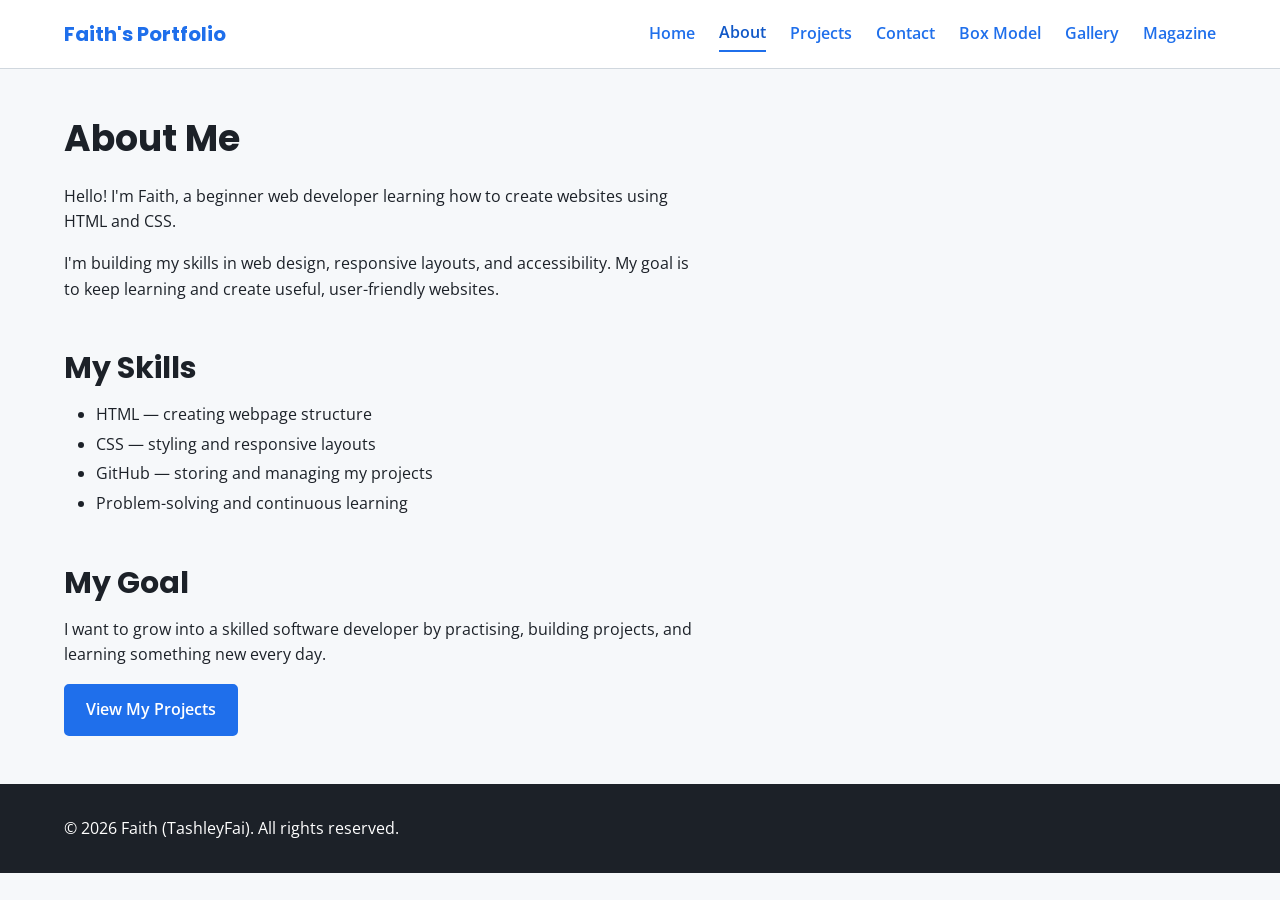
<file: about.html>
<!DOCTYPE html>
<html lang="en">
<head>
    <meta charset="UTF-8">
    <meta name="viewport" content="width=device-width, initial-scale=1.0">
    <title>About Me | Faith's Portfolio</title>
    <link rel="stylesheet" href="styles.css">
</head>

<body>

    <header class="site-header">

        <a href="index.html" class="site-logo">Faith's Portfolio</a>

        <button class="menu-icon"
                type="button"
                aria-label="Toggle navigation"
                aria-expanded="false"
                aria-controls="main-navigation">
            <span></span>
            <span></span>
            <span></span>
        </button>

        <nav class="site-nav" id="main-navigation" aria-label="Main navigation">
            <a href="index.html">Home</a>
            <a href="about.html" aria-current="page">About</a>
            <a href="projects.html">Projects</a>
            <a href="contact.html">Contact</a>
            <a href="box-model-practice.html">Box Model</a>
            <a href="grid-gallery.html">Gallery</a>
            <a href="magazine-layout.html">Magazine</a>
        </nav>

    </header>

    <main class="container">

        <section>
            <h1>About Me</h1>

            <p>
                Hello! I'm Faith, a beginner web developer learning how to
                create websites using HTML and CSS.
            </p>

            <p>
                I'm building my skills in web design, responsive layouts,
                and accessibility. My goal is to keep learning and create
                useful, user-friendly websites.
            </p>
        </section>

        <section>
            <h2>My Skills</h2>

            <ul>
                <li>HTML — creating webpage structure</li>
                <li>CSS — styling and responsive layouts</li>
                <li>GitHub — storing and managing my projects</li>
                <li>Problem-solving and continuous learning</li>
            </ul>
        </section>

        <section>
            <h2>My Goal</h2>

            <p>
                I want to grow into a skilled software developer by
                practising, building projects, and learning something new every day.
            </p>

            <a class="button" href="projects.html">View My Projects</a>
        </section>

    </main>

    <footer>
        <p>&copy; 2026 Faith (TashleyFai). All rights reserved.</p>
    </footer>

    <script src="script.js"></script>

</body>
</html>
</file>
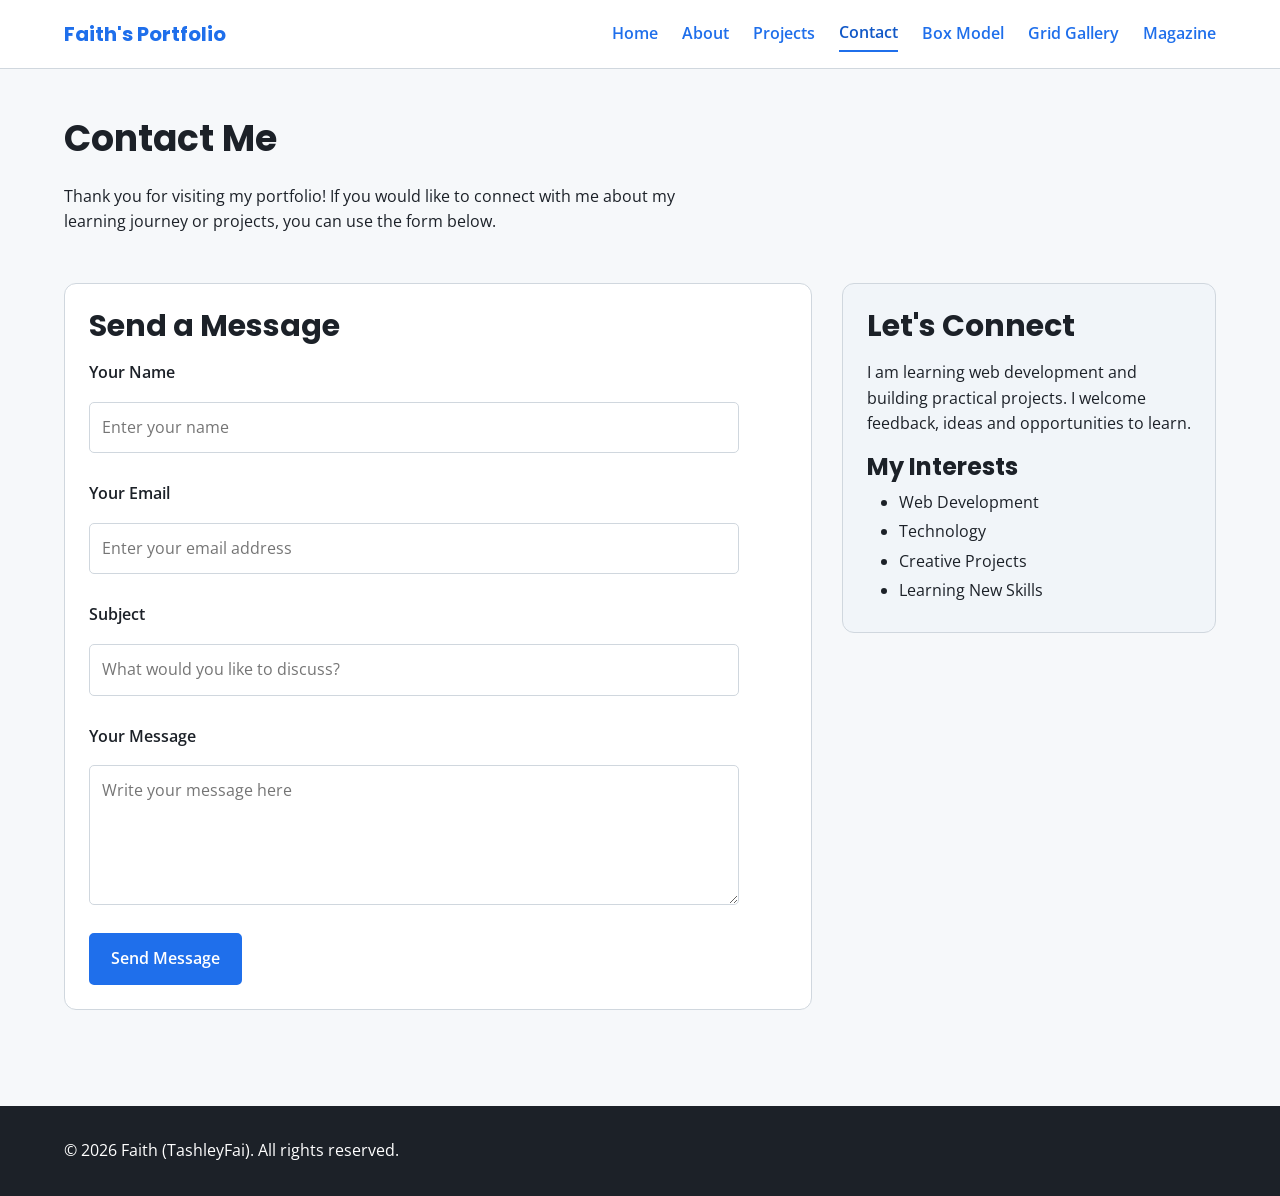
<file: contact.html>
<!DOCTYPE html>
<html lang="en">
<head>
    <meta charset="UTF-8">
    <meta name="viewport" content="width=device-width, initial-scale=1.0">
    <title>Contact Me | Faith's Portfolio</title>
    <link rel="stylesheet" href="styles.css">
</head>

<body>

    <header class="site-header">
        <a href="index.html" class="site-logo">Faith's Portfolio</a>

        <button class="menu-icon" aria-label="Open navigation menu"
            aria-expanded="false" aria-controls="main-navigation">
            <span></span>
            <span></span>
            <span></span>
        </button>

        <nav class="site-nav" id="main-navigation" aria-label="Main navigation">
            <a href="index.html">Home</a>
            <a href="about.html">About</a>
            <a href="projects.html">Projects</a>
            <a href="contact.html" aria-current="page">Contact</a>
            <a href="box-model-practice.html">Box Model</a>
            <a href="grid-gallery.html">Grid Gallery</a>
            <a href="magazine-layout.html">Magazine</a>
        </nav>
    </header>

    <main class="container">

        <section>
            <h1>Contact Me</h1>
            <p>
                Thank you for visiting my portfolio! If you would like to connect
                with me about my learning journey or projects, you can use the form below.
            </p>
        </section>

        <div class="contact-layout">

            <section class="contact-form">
                <h2>Send a Message</h2>

                <form action="https://formsubmit.co/faithkips003@gmail.com" method="POST">

                    <label for="name">Your Name</label>
                    <input type="text" id="name" name="name"
                        placeholder="Enter your name" required>

                    <label for="email">Your Email</label>
                    <input type="email" id="email" name="email"
                        placeholder="Enter your email address" required>

                    <label for="subject">Subject</label>
                    <input type="text" id="subject" name="subject"
                        placeholder="What would you like to discuss?" required>

                    <label for="message">Your Message</label>
                    <textarea id="message" name="message"
                        placeholder="Write your message here" required></textarea>

                    <button type="submit">Send Message</button>

                </form>
            </section>

            <aside class="contact-sidebar">
                <h2>Let's Connect</h2>
                <p>
                    I am learning web development and building practical projects.
                    I welcome feedback, ideas and opportunities to learn.
                </p>

                <h3>My Interests</h3>
                <ul>
                    <li>Web Development</li>
                    <li>Technology</li>
                    <li>Creative Projects</li>
                    <li>Learning New Skills</li>
                </ul>
            </aside>

        </div>

    </main>

    <footer>
        <p>&copy; 2026 Faith (TashleyFai). All rights reserved.</p>
    </footer>

    <script src="script.js"></script>

</body>
</html>
</file>
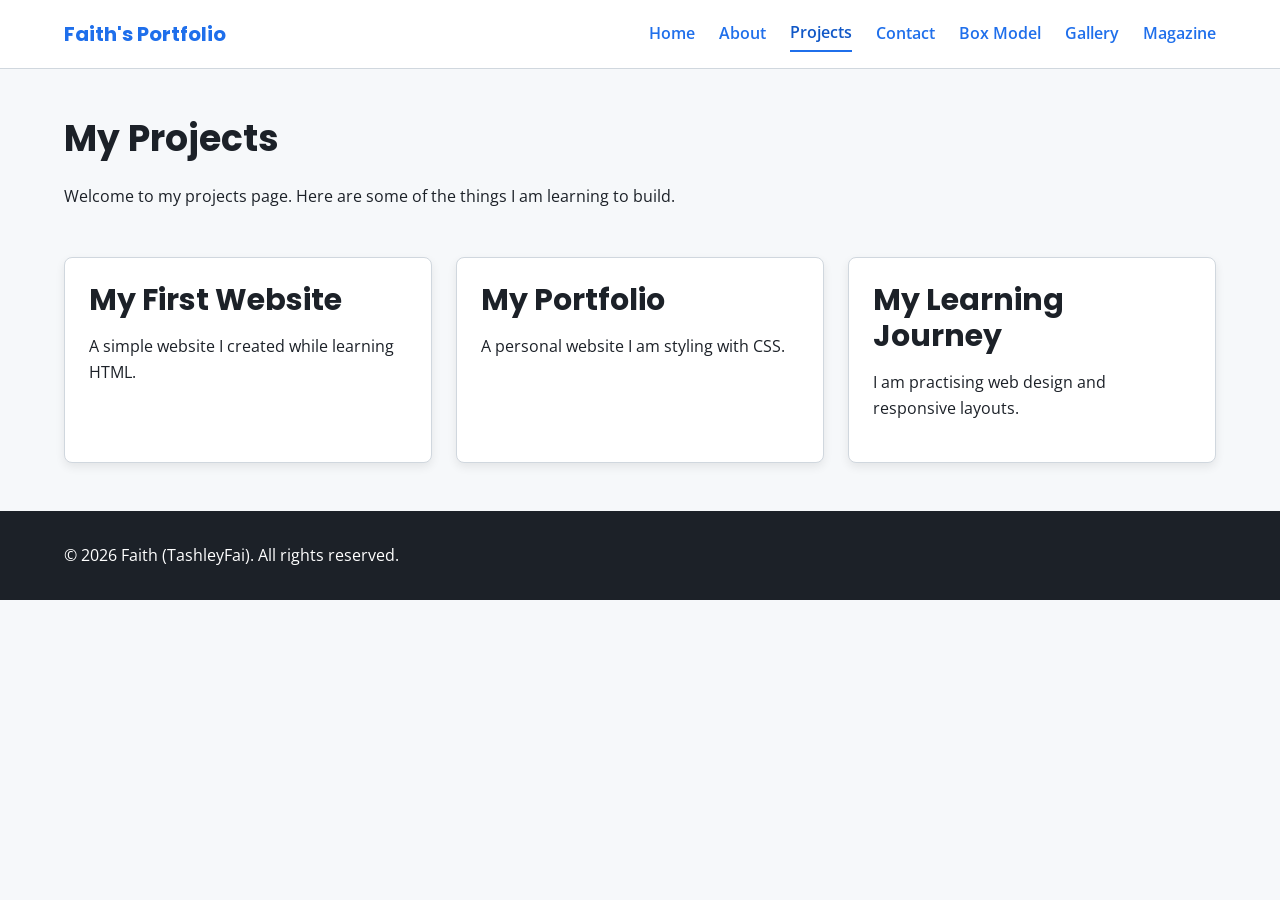
<file: projects.html>
<!DOCTYPE html>
<html lang="en">
<head>
    <meta charset="UTF-8">
    <meta name="viewport" content="width=device-width, initial-scale=1.0">
    <title>My Projects | Faith's Portfolio</title>
    <link rel="stylesheet" href="styles.css">
</head>

<body>

    <header class="site-header">

        <a href="index.html" class="site-logo">Faith's Portfolio</a>

        <button class="menu-icon"
                type="button"
                aria-label="Toggle navigation"
                aria-expanded="false"
                aria-controls="main-navigation">
            <span></span>
            <span></span>
            <span></span>
        </button>

        <nav class="site-nav" id="main-navigation" aria-label="Main navigation">
            <a href="index.html">Home</a>
            <a href="about.html">About</a>
            <a href="projects.html" aria-current="page">Projects</a>
            <a href="contact.html">Contact</a>
            <a href="box-model-practice.html">Box Model</a>
            <a href="grid-gallery.html">Gallery</a>
            <a href="magazine-layout.html">Magazine</a>
        </nav>

    </header>

    <main class="container">

        <section>
            <h1>My Projects</h1>

            <p>
                Welcome to my projects page. Here are some of the things
                I am learning to build.
            </p>
        </section>

        <section class="project-grid">

            <article class="project-card">
                <h2>My First Website</h2>
                <p>A simple website I created while learning HTML.</p>
            </article>

            <article class="project-card">
                <h2>My Portfolio</h2>
                <p>A personal website I am styling with CSS.</p>
            </article>

            <article class="project-card">
                <h2>My Learning Journey</h2>
                <p>I am practising web design and responsive layouts.</p>
            </article>

        </section>

    </main>

    <footer>
        <p>&copy; 2026 Faith (TashleyFai). All rights reserved.</p>
    </footer>

    <script src="script.js"></script>

</body>
</html>
</file>
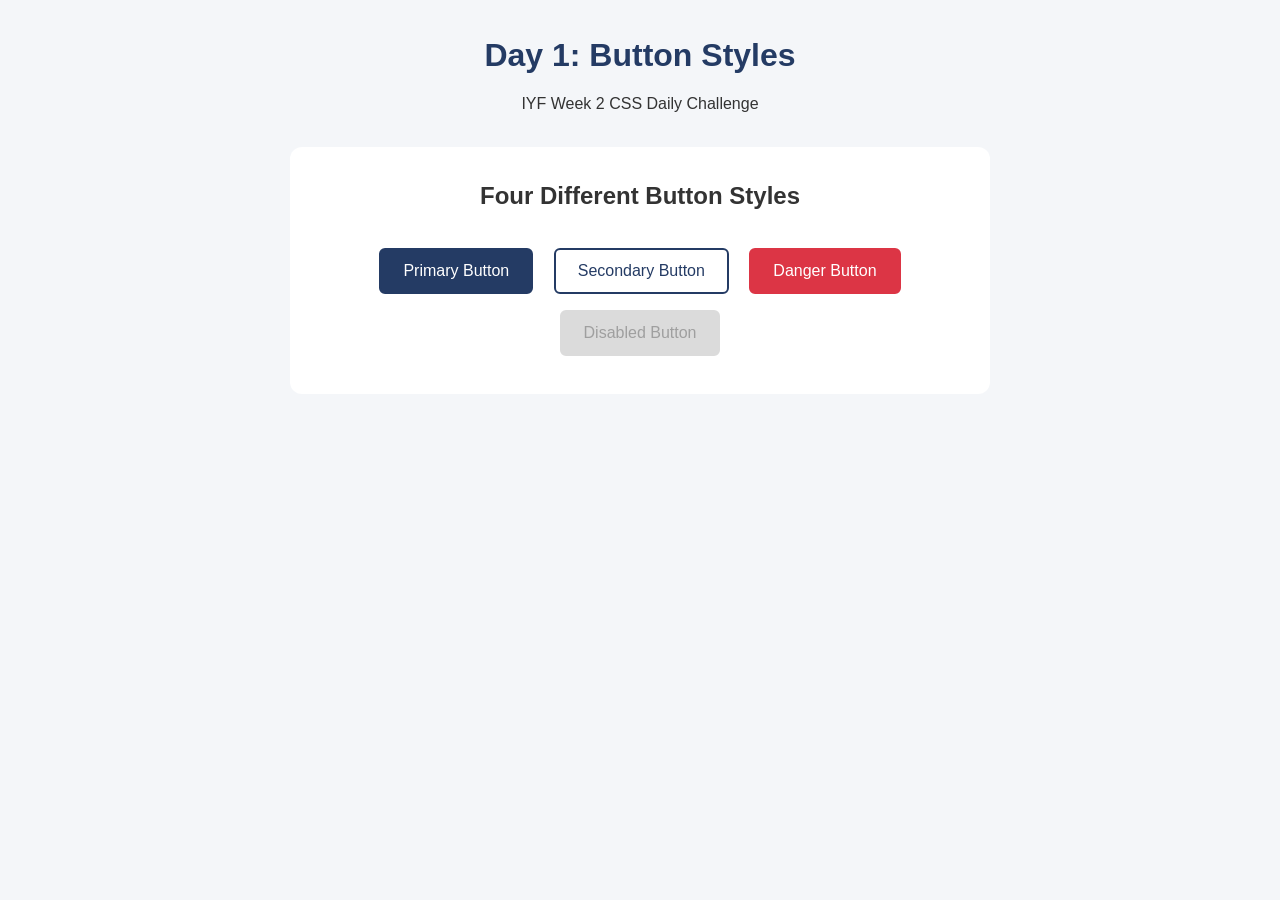
<file: daily-challenges/day-1-buttons.html>
<!DOCTYPE html>
<html lang="en">
<head>
    <meta charset="UTF-8">
    <meta name="viewport" content="width=device-width, initial-scale=1.0">
    <title>Day 1 - Button Styles</title>
    <link rel="stylesheet" href="day-1-buttons.css">
</head>
<body>

    <header>
        <h1>Day 1: Button Styles</h1>
        <p>IYF Week 2 CSS Daily Challenge</p>
    </header>

    <main>
        <h2>Four Different Button Styles</h2>

        <button class="btn btn-primary">Primary Button</button>

        <button class="btn btn-secondary">Secondary Button</button>

        <button class="btn btn-danger">Danger Button</button>

        <button class="btn btn-disabled" disabled>Disabled Button</button>
    </main>

</body>
</html>
</file>
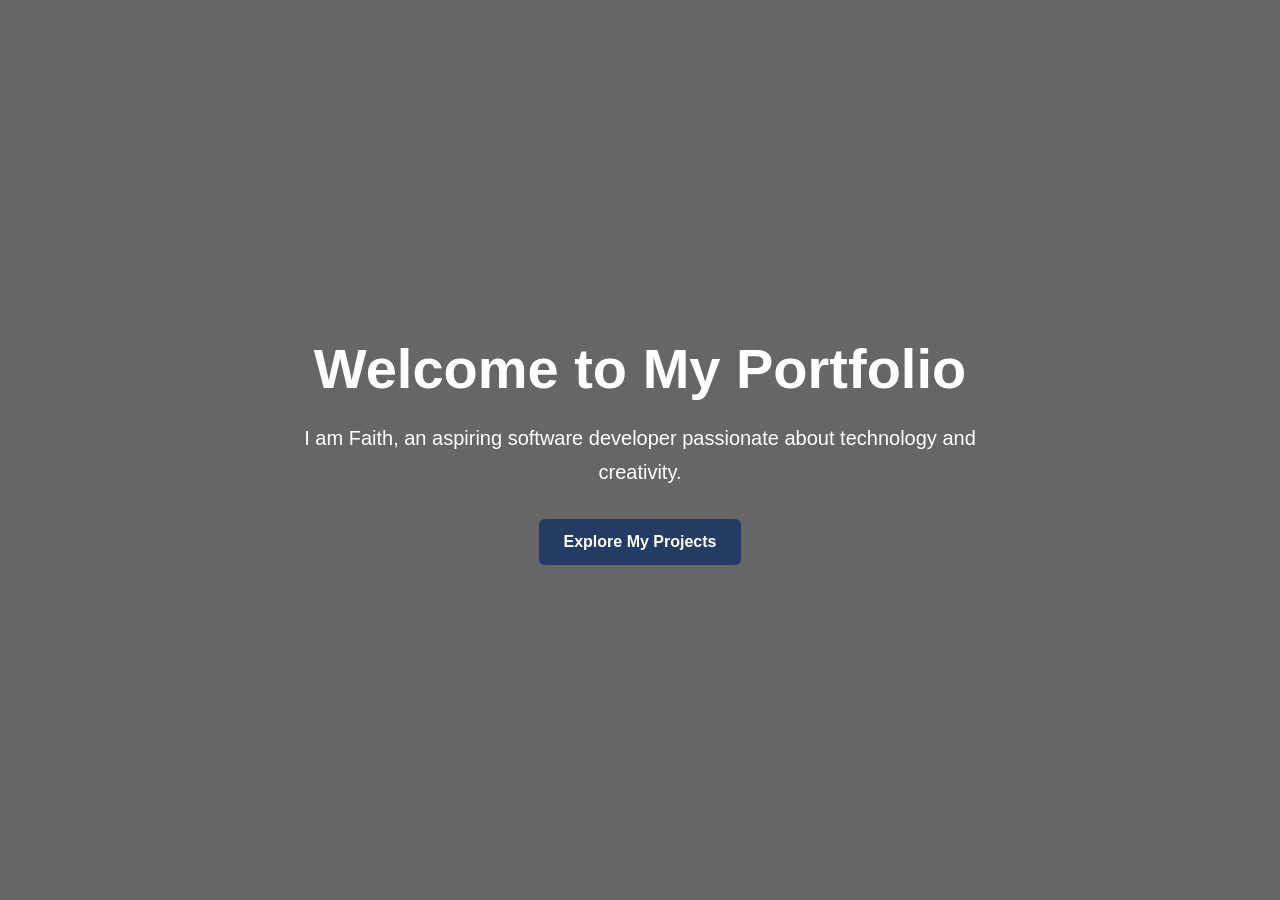
<file: daily-challenges/day-3-hero.html>
<!DOCTYPE html>
<html lang="en">
<head>
    <meta charset="UTF-8">
    <meta name="viewport" content="width=device-width, initial-scale=1.0">
    <title>Day 3 - Hero Section</title>
    <link rel="stylesheet" href="day-3-hero.css">
</head>
<body>

    <main>
        <section class="hero">
            <div class="hero-content">
                <h1>Welcome to My Portfolio</h1>

                <p>
                    I am Faith, an aspiring software developer
                    passionate about technology and creativity.
                </p>

                <a href="https://github.com/TashleyFai" class="hero-button">
                    Explore My Projects
                </a>
            </div>
        </section>
    </main>

</body>
</html>
</file>
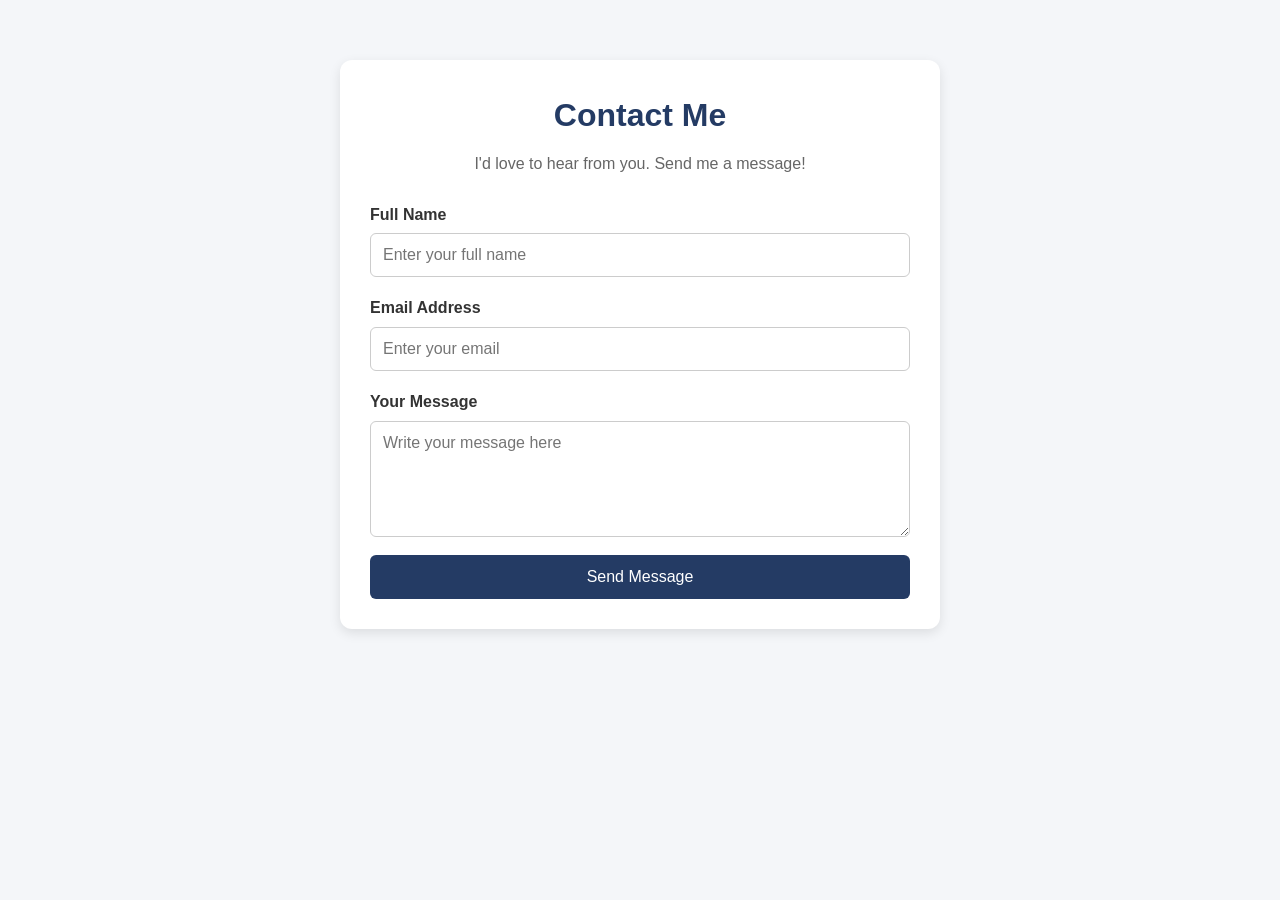
<file: daily-challenges/day-4-form.html>
<!DOCTYPE html>
<html lang="en">
<head>
    <meta charset="UTF-8">
    <meta name="viewport" content="width=device-width, initial-scale=1.0">
    <title>Day 4 - Form Styling</title>
    <link rel="stylesheet" href="day-4-form.css">
</head>
<body>

    <main class="contact-container">
        <h1>Contact Me</h1>
        <p>I'd love to hear from you. Send me a message!</p>

        <form action="#" method="post">

            <label for="name">Full Name</label>
            <input
                type="text"
                id="name"
                name="name"
                placeholder="Enter your full name"
                required
            >

            <label for="email">Email Address</label>
            <input
                type="email"
                id="email"
                name="email"
                placeholder="Enter your email"
                required
            >

            <label for="message">Your Message</label>
            <textarea
                id="message"
                name="message"
                rows="5"
                placeholder="Write your message here"
                required
            ></textarea>

            <button type="submit">Send Message</button>

        </form>
    </main>

</body>
</html>
</file>
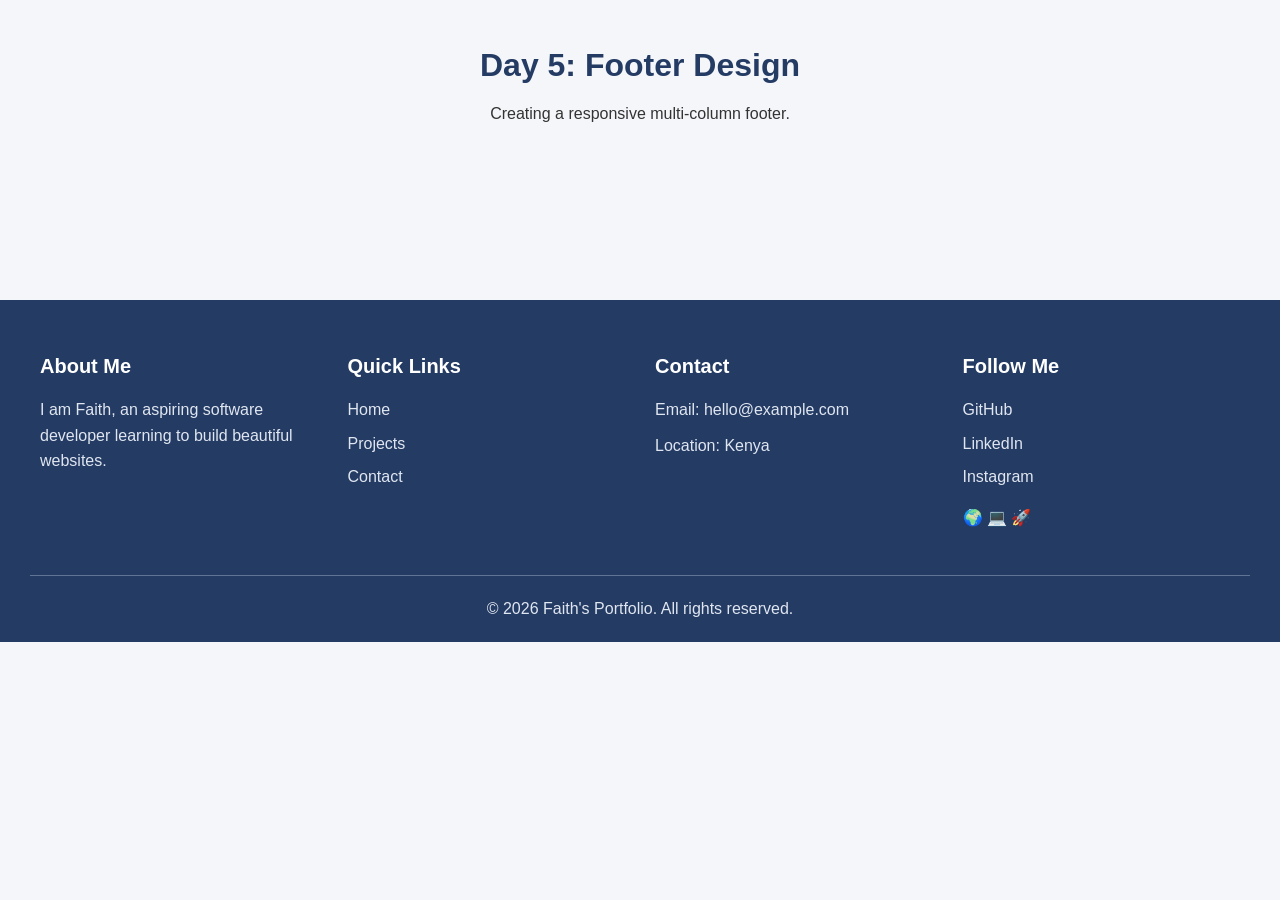
<file: daily-challenges/day-5-footer.html>
<!DOCTYPE html>
<html lang="en">
<head>
    <meta charset="UTF-8">
    <meta name="viewport" content="width=device-width, initial-scale=1.0">
    <title>Day 5 - Footer Design</title>
    <link rel="stylesheet" href="day-5-footer.css">
</head>
<body>

    <main>
        <h1>Day 5: Footer Design</h1>
        <p>Creating a responsive multi-column footer.</p>
    </main>

    <footer class="footer">
        <div class="footer-container">

            <div class="footer-column">
                <h2>About Me</h2>
                <p>
                    I am Faith, an aspiring software developer
                    learning to build beautiful websites.
                </p>
            </div>

            <div class="footer-column">
                <h2>Quick Links</h2>
                <ul>
                    <li><a href="https://github.com/TashleyFai">Home</a></li>
                    <li><a href="https://github.com/TashleyFai">Projects</a></li>
                    <li><a href="https://github.com/TashleyFai">Contact</a></li>
                </ul>
            </div>

            <div class="footer-column">
                <h2>Contact</h2>
                <p>Email: hello@example.com</p>
                <p>Location: Kenya</p>
            </div>

            <div class="footer-column">
                <h2>Follow Me</h2>
                <div class="social-links">
                    <a href="https://github.com/TashleyFai">GitHub</a>
                    <a href="#">LinkedIn</a>
                    <a href="#">Instagram</a>
                </div>
                <p>🌍 💻 🚀</p>
            </div>

        </div>

        <div class="copyright">
            <p>&copy; 2026 Faith's Portfolio. All rights reserved.</p>
        </div>
    </footer>

</body>
</html>
</file>
<file: styles.css>
/* WEEK 2 CSS MASTERY — FAITH'S PORTFOLIO */

/* 1. TYPOGRAPHY, COLORS AND SPACING */
@import url('https://fonts.googleapis.com/css2?family=Open+Sans:wght@400;500;600;700&family=Poppins:wght@400;500;600;700&display=swap');

:root {
    --font-xs: 0.75rem;
    --font-sm: 0.875rem;
    --font-base: 1rem;
    --font-lg: 1.125rem;
    --font-xl: 1.25rem;
    --font-2xl: 1.5rem;
    --font-3xl: 1.875rem;
    --font-4xl: 2.25rem;

    --color-primary: #1f6feb;
    --color-primary-light: #dbeafe;
    --color-primary-dark: #1158c7;
    --color-secondary: #7c3aed;
    --color-background: #f6f8fa;
    --color-surface: #ffffff;
    --color-text: #1c2128;
    --color-muted: #6b7280;
    --color-border: #d0d7de;
    --color-danger: #dc2626;
    --color-success: #15803d;

    --space-xs: 0.25rem;
    --space-sm: 0.5rem;
    --space-md: 1rem;
    --space-lg: 1.5rem;
    --space-xl: 2rem;
    --space-2xl: 3rem;

    --radius-sm: 5px;
    --radius-md: 8px;
    --radius-lg: 12px;

    --shadow-card: 0 4px 10px rgba(0, 0, 0, 0.08);
    --shadow-hover: 0 10px 20px rgba(0, 0, 0, 0.12);
    --transition: 0.3s ease;
}

/* 2. RESET AND BASE STYLES */
* {
    margin: 0;
    padding: 0;
    box-sizing: border-box;
}

html {
    scroll-behavior: smooth;
}

body {
    font-family: 'Open Sans', sans-serif;
    font-size: var(--font-base);
    line-height: 1.6;
    color: var(--color-text);
    background: var(--color-background);
}

img {
    display: block;
    max-width: 100%;
    height: auto;
}

ul,
ol {
    padding-left: var(--space-xl);
}

li {
    margin-bottom: var(--space-xs);
}

/* 3. TYPOGRAPHY */
h1,
h2,
h3,
h4,
h5,
h6 {
    font-family: 'Poppins', sans-serif;
    color: var(--color-text);
    font-weight: 700;
    line-height: 1.2;
}

h1 {
    font-size: var(--font-4xl);
    margin-bottom: var(--space-lg);
}

h2 {
    font-size: var(--font-3xl);
    margin-bottom: var(--space-md);
}

h3 {
    font-size: var(--font-2xl);
    margin-bottom: var(--space-sm);
}

h4 {
    font-size: var(--font-xl);
    margin-bottom: var(--space-sm);
}

h5 {
    font-size: var(--font-lg);
    margin-bottom: var(--space-sm);
}

h6 {
    font-size: var(--font-base);
    margin-bottom: var(--space-sm);
}

p {
    margin-bottom: var(--space-md);
}

small {
    font-size: var(--font-sm);
}

.muted {
    color: var(--color-muted);
}

/* 4. LINKS */
a {
    color: var(--color-primary);
    text-decoration: none;
    transition: color var(--transition);
}

a:hover {
    color: var(--color-primary-dark);
    text-decoration: underline;
}

/* 5. NAVIGATION */
nav {
    display: flex;
    justify-content: space-between;
    align-items: center;
    flex-wrap: wrap;
    gap: var(--space-md);
    padding: var(--space-md) 5%;
    background: var(--color-surface);
    border-bottom: 1px solid var(--color-border);
}

nav h3 {
    margin-bottom: 0;
    color: var(--color-primary);
}

nav ul {
    display: flex;
    justify-content: flex-end;
    align-items: center;
    flex-wrap: wrap;
    gap: var(--space-lg);
    list-style: none;
    padding: 0;
    margin: 0;
}

nav li {
    margin: 0;
}

nav a {
    display: inline-block;
    padding: var(--space-xs) 0;
    font-weight: 600;
}

/* 6. HEADER AND PORTFOLIO LOGO */
.site-header {
    display: flex;
    justify-content: space-between;
    align-items: center;
    flex-wrap: wrap;
    gap: var(--space-md);
    padding: var(--space-md) 5%;
    background: var(--color-surface);
    border-bottom: 1px solid var(--color-border);
}

.site-logo {
    font-family: 'Poppins', sans-serif;
    font-size: var(--font-xl);
    font-weight: 700;
    color: var(--color-primary);
}

.site-logo:hover {
    color: var(--color-primary-dark);
    text-decoration: none;
}

.site-header .site-nav {
    display: flex;
    align-items: center;
    justify-content: flex-end;
    flex-wrap: wrap;
    gap: var(--space-lg);
    padding: 0;
    margin: 0;
    border: none;
}

.site-nav a {
    font-weight: 600;
}

.site-nav a[aria-current="page"] {
    color: var(--color-primary-dark);
    border-bottom: 2px solid var(--color-primary);
}

/* 7. MAIN CONTENT */
main {
    width: 90%;
    max-width: 1100px;
    margin: var(--space-2xl) auto;
}

section {
    margin-bottom: var(--space-2xl);
}

section p {
    max-width: 70ch;
}

/* 8. BUTTONS */
button,
.button,
.btn {
    display: inline-block;
    padding: 0.7rem 1.25rem;
    border: 2px solid var(--color-primary);
    border-radius: var(--radius-sm);
    background: var(--color-primary);
    color: #ffffff;
    font: inherit;
    font-weight: 600;
    text-align: center;
    cursor: pointer;
    transition: all var(--transition);
}

button:hover,
.button:hover,
.btn:hover {
    background: var(--color-primary-dark);
    border-color: var(--color-primary-dark);
    color: #ffffff;
    transform: translateY(-2px);
    box-shadow: var(--shadow-card);
}

.btn-primary,
.button-primary {
    background: var(--color-primary);
    color: #ffffff;
}

.btn-secondary,
.button-secondary {
    background: transparent;
    color: var(--color-primary);
}

.btn-secondary:hover,
.button-secondary:hover {
    background: var(--color-primary-light);
    color: var(--color-primary-dark);
}

.btn-danger,
.button-danger {
    background: var(--color-danger);
    border-color: var(--color-danger);
}

.btn-danger:hover,
.button-danger:hover {
    background: #b91c1c;
}

button:disabled,
.btn-disabled {
    background: #d1d5db;
    border-color: #d1d5db;
    color: #6b7280;
    cursor: not-allowed;
    transform: none;
    box-shadow: none;
}

/* 9. PROJECT GRID */
.project-grid {
    display: grid;
    grid-template-columns: repeat(3, minmax(0, 1fr));
    gap: var(--space-lg);
}

.project-card {
    display: flex;
    flex-direction: column;
    min-width: 0;
    padding: var(--space-lg);
    background: var(--color-surface);
    border: 1px solid var(--color-border);
    border-radius: var(--radius-md);
    box-shadow: var(--shadow-card);
    transition: all var(--transition);
}

.project-card:hover {
    transform: translateY(-3px);
    box-shadow: var(--shadow-hover);
}

.project-card img {
    width: 100%;
    margin-bottom: var(--space-md);
    border-radius: var(--radius-sm);
    object-fit: cover;
}

.project-card p {
    flex-grow: 1;
}

/* 10. REUSABLE CARDS */
.card {
    padding: var(--space-lg);
    background: var(--color-surface);
    border: 1px solid var(--color-border);
    border-radius: var(--radius-md);
    box-shadow: var(--shadow-card);
    transition: all var(--transition);
}

.card:hover {
    transform: translateY(-3px);
    box-shadow: var(--shadow-hover);
}

.card img {
    width: 100%;
    border-radius: var(--radius-sm);
    margin-bottom: var(--space-md);
}

.card-tags,
.tags {
    display: flex;
    flex-wrap: wrap;
    gap: var(--space-sm);
    margin-bottom: var(--space-md);
}

.tag {
    padding: var(--space-xs) var(--space-sm);
    border-radius: 20px;
    background: var(--color-primary-light);
    color: var(--color-primary-dark);
    font-size: var(--font-sm);
}

/* 11. FORMS */
form {
    width: 100%;
    max-width: 650px;
}

fieldset {
    padding: var(--space-lg);
    border: 1px solid var(--color-border);
    border-radius: var(--radius-md);
}

legend {
    padding: 0 var(--space-sm);
    font-weight: 700;
}

label {
    display: block;
    margin-bottom: var(--space-xs);
    font-weight: 600;
}

input,
textarea,
select {
    display: block;
    width: 100%;
    min-width: 0;
    padding: 0.7rem;
    margin-bottom: var(--space-md);
    border: 1px solid var(--color-border);
    border-radius: var(--radius-sm);
    background: var(--color-surface);
    color: var(--color-text);
    font: inherit;
}

textarea {
    min-height: 140px;
    resize: vertical;
}

input:focus,
textarea:focus,
select:focus {
    outline: 2px solid var(--color-primary);
    outline-offset: 2px;
    border-color: var(--color-primary);
}

input:invalid:not(:placeholder-shown),
textarea:invalid:not(:placeholder-shown) {
    border-color: var(--color-danger);
}

/* 12. CONTACT LAYOUT */
.contact-layout {
    display: grid;
    grid-template-columns: 2fr 1fr;
    gap: var(--space-xl);
    align-items: start;
}

/* 13. HERO SECTION */
.hero {
    display: flex;
    justify-content: center;
    align-items: center;
    min-height: 60vh;
    padding: var(--space-2xl) var(--space-lg);
}

.hero-content {
    display: grid;
    grid-template-columns: 1fr 1fr;
    align-items: center;
    gap: var(--space-xl);
    width: 100%;
    max-width: 1100px;
}

.hero-content img,
.hero-image img {
    display: block;
    width: 100%;
    border-radius: var(--radius-lg);
    object-fit: cover;
}

/* 14. FLEXBOX HELPERS */
.flex-row {
    display: flex;
    align-items: center;
    flex-wrap: wrap;
    gap: var(--space-lg);
}

.flex-between {
    display: flex;
    align-items: center;
    justify-content: space-between;
    flex-wrap: wrap;
    gap: var(--space-md);
}

/* 15. FOOTER */
footer {
    padding: var(--space-xl) 5%;
    background: var(--color-text);
    color: #ffffff;
}

footer p {
    margin-bottom: 0;
}

footer a {
    color: #ffffff;
}

.footer-grid {
    display: grid;
    grid-template-columns: repeat(4, minmax(0, 1fr));
    gap: var(--space-xl);
    max-width: 1200px;
    margin: 0 auto var(--space-xl);
}

.footer-grid h2,
.footer-grid h3 {
    color: #ffffff;
    font-size: var(--font-lg);
}

.footer-grid ul {
    list-style: none;
    padding: 0;
}

.footer-bottom {
    padding-top: var(--space-md);
    border-top: 1px solid rgba(255, 255, 255, 0.25);
    text-align: center;
}

/* 16. BOX MODEL PRACTICE */
.box-practice {
    display: flex;
    flex-wrap: wrap;
    align-items: flex-start;
    gap: var(--space-md);
    margin: var(--space-lg) 0;
}

.practice-box {
    max-width: 100%;
    padding: 20px;
    margin: 10px;
    border: 3px solid var(--color-primary);
    border-radius: var(--radius-md);
    background: var(--color-primary-light);
}

.broken-box {
    width: 300px;
    padding: 20px;
    border: none;
    box-sizing: content-box;
    background: #fee2e2;
}

.fixed-box {
    width: 300px;
    padding: 20px;
    border: 1px solid var(--color-success);
    box-sizing: border-box;
    background: #dcfce7;
}

.practice-card {
    width: 300px;
    max-width: 100%;
    box-sizing: border-box;
    padding: 20px;
    border: 1px solid var(--color-border);
    border-radius: var(--radius-lg);
    background: var(--color-surface);
    box-shadow: var(--shadow-card);
}

.practice-card img {
    display: block;
    width: 100%;
    height: 160px;
    object-fit: cover;
    border-radius: var(--radius-sm);
}

.practice-card h3 {
    margin: 15px 0;
}

/* 17. MAGAZINE GRID */
.magazine-layout {
    display: grid;
    grid-template-columns: 250px 1fr;
    gap: var(--space-lg);
}

.magazine-header,
.magazine-footer {
    grid-column: 1 / -1;
}

/* 18. ACCESSIBILITY */
a:focus-visible,
button:focus-visible,
input:focus-visible,
textarea:focus-visible,
select:focus-visible {
    outline: 3px solid var(--color-secondary);
    outline-offset: 3px;
}

/* 19. TABLET */
@media (min-width: 768px) and (max-width: 1023px) {
    .project-grid {
        grid-template-columns: repeat(2, minmax(0, 1fr));
    }

    .footer-grid {
        grid-template-columns: repeat(2, minmax(0, 1fr));
    }

    main {
        width: 92%;
    }

    .site-header {
        align-items: flex-start;
    }

    .site-header .site-nav {
        gap: var(--space-md);
    }
}

/* 20. MOBILE */
@media (max-width: 767px) {
    h1 {
        font-size: var(--font-3xl);
    }

    h2 {
        font-size: var(--font-2xl);
    }

    h3 {
        font-size: var(--font-xl);
    }

    main {
        width: 92%;
        margin: var(--space-xl) auto;
    }

    .project-grid {
        grid-template-columns: 1fr;
    }

    .contact-layout {
        grid-template-columns: 1fr;
    }

    .magazine-layout {
        grid-template-columns: 1fr;
    }

    .magazine-header,
    .magazine-footer {
        grid-column: auto;
    }

    .hero {
        min-height: auto;
        padding: var(--space-xl) 0;
    }

    .hero-content {
        grid-template-columns: 1fr;
    }

    .footer-grid {
        grid-template-columns: 1fr;
        gap: var(--space-lg);
    }

    .practice-card {
        max-width: 100%;
    }
}

/* 21. LARGE DESKTOP */
@media (min-width: 1024px) {
    main {
        max-width: 1100px;
    }
}

@media (min-width: 1280px) {
    main {
        max-width: 1200px;
    }
}

/* 22. REDUCED MOTION */
@media (prefers-reduced-motion: reduce) {
    html {
        scroll-behavior: auto;
    }

    *,
    *::before,
    *::after {
        transition-duration: 0.01ms !important;
        animation-duration: 0.01ms !important;
        animation-iteration-count: 1 !important;
    }
}

/* 23. MOBILE HAMBURGER MENU */
.menu-icon {
    display: none;
    flex-direction: column;
    align-items: center;
    justify-content: center;
    gap: 5px;
    width: 40px;
    min-height: 40px;
    padding: 8px;
    border: none;
    background: transparent;
    box-shadow: none;
    cursor: pointer;
}

.menu-icon:hover {
    background: var(--color-primary-light);
    border: none;
    box-shadow: none;
    transform: none;
}

.menu-icon span {
    display: block;
    width: 25px;
    height: 3px;
    background: var(--color-text);
    border-radius: 3px;
}

@media (max-width: 767px) {
    .site-header {
        display: flex;
        flex-direction: row;
        justify-content: space-between;
        align-items: center;
        padding: 12px 5%;
    }

    .site-header .menu-icon {
        display: flex;
    }

    .site-header .site-nav {
        display: none;
        flex-direction: column;
        align-items: stretch;
        justify-content: flex-start;
        width: 100%;
        gap: 8px;
        padding: 12px 0;
    }

    .site-header .site-nav.active {
        display: flex;
    }

    .site-header .site-nav a {
        display: block;
        padding: 10px;
        text-align: center;
    }
}
/* 24. CONTACT PAGE */

.contact-layout {
    display: grid;
    grid-template-columns: 2fr 1fr;
    gap: 30px;
    align-items: start;
    margin-top: 24px;
}

.contact-form,
.contact-sidebar {
    padding: 24px;
    background: var(--color-surface);
    border: 1px solid var(--color-border);
    border-radius: var(--radius-lg);
}

.contact-form form {
    display: flex;
    flex-direction: column;
    gap: 12px;
}

.contact-form input,
.contact-form textarea {
    width: 100%;
    padding: 12px;
}

.contact-form textarea {
    min-height: 140px;
    resize: vertical;
}

.contact-form button {
    align-self: flex-start;
}

.contact-sidebar {
    background: #f1f5f9;
}

@media (max-width: 767px) {
    .contact-layout {
        grid-template-columns: 1fr;
    }
}
</file>
<file: daily-challenges/day-1-buttons.css>
/* Day 1: Button Styles */

* {
    margin: 0;
    padding: 0;
    box-sizing: border-box;
}

body {
    font-family: Arial, sans-serif;
    background-color: #f4f6f9;
    color: #333;
    padding: 30px;
    line-height: 1.6;
}

header {
    text-align: center;
    margin-bottom: 30px;
}

header h1 {
    color: #243b64;
    margin-bottom: 10px;
}

main {
    max-width: 700px;
    margin: 0 auto;
    padding: 30px;
    background-color: white;
    border-radius: 12px;
    text-align: center;
}

main h2 {
    margin-bottom: 25px;
}

.btn {
    padding: 12px 22px;
    margin: 8px;
    border-radius: 6px;
    font-size: 16px;
    cursor: pointer;
    transition: all 0.3s ease;
}

/* Primary Button */
.btn-primary {
    background-color: #243b64;
    color: white;
    border: 2px solid #243b64;
}

.btn-primary:hover {
    background-color: #162746;
    transform: translateY(-2px);
}

/* Secondary Button */
.btn-secondary {
    background-color: transparent;
    color: #243b64;
    border: 2px solid #243b64;
}

.btn-secondary:hover {
    background-color: #243b64;
    color: white;
}

/* Danger Button */
.btn-danger {
    background-color: #dc3545;
    color: white;
    border: 2px solid #dc3545;
}

.btn-danger:hover {
    background-color: #a71d2a;
}

/* Disabled Button */
.btn-disabled {
    background-color: #cccccc;
    color: #777777;
    border: 2px solid #cccccc;
    cursor: not-allowed;
    opacity: 0.7;
}

.btn-disabled:hover {
    transform: none;
}
</file>
<file: daily-challenges/day-3-hero.css>
/* Day 3: Hero Section */

* {
    margin: 0;
    padding: 0;
    box-sizing: border-box;
}

body {
    font-family: Arial, sans-serif;
}

.hero {
    min-height: 100vh;
    background-image: linear-gradient(
        rgba(0, 0, 0, 0.6),
        rgba(0, 0, 0, 0.6)
    ),
    url("https://images.unsplash.com/photo-1498050108023-c5249f4df085?w=1600");

    background-size: cover;
    background-position: center;

    display: flex;
    justify-content: center;
    align-items: center;

    text-align: center;
    padding: 30px 20px;
    color: white;
}

.hero-content {
    max-width: 700px;
}

.hero-content h1 {
    font-size: clamp(2rem, 5vw, 3.5rem);
    margin-bottom: 20px;
}

.hero-content p {
    font-size: clamp(1rem, 2vw, 1.25rem);
    line-height: 1.7;
    margin-bottom: 30px;
}

.hero-button {
    display: inline-block;
    background-color: #243b64;
    color: white;
    padding: 14px 25px;
    text-decoration: none;
    border-radius: 6px;
    font-weight: bold;
    transition: all 0.3s ease;
}

.hero-button:hover {
    background-color: #42649b;
    transform: translateY(-3px);
}

@media (max-width: 600px) {
    .hero {
        padding: 20px;
    }
}
</file>
<file: daily-challenges/day-4-form.css>
/* Day 4: Form Styling */

* {
    margin: 0;
    padding: 0;
    box-sizing: border-box;
}

body {
    font-family: Arial, sans-serif;
    background-color: #f4f6f9;
    color: #333;
    padding: 30px 15px;
    line-height: 1.6;
}

.contact-container {
    max-width: 600px;
    margin: 30px auto;
    padding: 30px;
    background-color: white;
    border-radius: 12px;
    box-shadow: 0 4px 12px rgba(0, 0, 0, 0.1);
}

.contact-container h1 {
    color: #243b64;
    text-align: center;
    margin-bottom: 10px;
}

.contact-container p {
    text-align: center;
    margin-bottom: 25px;
    color: #666;
}

form {
    display: flex;
    flex-direction: column;
}

label {
    margin-bottom: 6px;
    font-weight: bold;
}

input,
textarea {
    width: 100%;
    padding: 12px;
    margin-bottom: 18px;
    border: 1px solid #ccc;
    border-radius: 6px;
    font-size: 16px;
    font-family: inherit;
}

input:focus,
textarea:focus {
    outline: none;
    border-color: #243b64;
    box-shadow: 0 0 5px rgba(36, 59, 100, 0.3);
}

input:invalid:not(:placeholder-shown),
textarea:invalid:not(:placeholder-shown) {
    border-color: #dc3545;
}

button {
    background-color: #243b64;
    color: white;
    border: none;
    padding: 13px;
    border-radius: 6px;
    font-size: 16px;
    cursor: pointer;
    transition: background-color 0.3s ease;
}

button:hover {
    background-color: #162746;
}

button:focus {
    outline: 2px solid #42649b;
    outline-offset: 3px;
}

@media (max-width: 600px) {
    .contact-container {
        padding: 20px;
        margin: 10px auto;
    }
}
</file>
<file: daily-challenges/day-5-footer.css>
/* Day 5: Responsive Footer Design */

* {
    margin: 0;
    padding: 0;
    box-sizing: border-box;
}

body {
    font-family: Arial, sans-serif;
    background-color: #f4f6f9;
    color: #333;
    line-height: 1.6;
}

main {
    min-height: 300px;
    padding: 40px 20px;
    text-align: center;
}

main h1 {
    color: #243b64;
    margin-bottom: 10px;
}

.footer {
    background-color: #243b64;
    color: white;
    padding: 50px 30px 20px;
}

.footer-container {
    max-width: 1200px;
    margin: 0 auto;
    display: grid;
    grid-template-columns: repeat(4, 1fr);
    gap: 30px;
}

.footer-column h2 {
    font-size: 20px;
    margin-bottom: 15px;
    color: #ffffff;
}

.footer-column p {
    margin-bottom: 10px;
    color: #e0e6f0;
}

.footer-column ul {
    list-style: none;
}

.footer-column li {
    margin-bottom: 8px;
}

.footer-column a {
    color: #e0e6f0;
    text-decoration: none;
    transition: color 0.3s ease;
}

.footer-column a:hover {
    color: #ffffff;
    text-decoration: underline;
}

.social-links {
    display: flex;
    flex-direction: column;
    gap: 8px;
    margin-bottom: 15px;
}

.copyright {
    text-align: center;
    border-top: 1px solid #607493;
    margin-top: 35px;
    padding-top: 20px;
    color: #e0e6f0;
}

/* Tablet */
@media (max-width: 1023px) {
    .footer-container {
        grid-template-columns: repeat(2, 1fr);
    }
}

/* Mobile */
@media (max-width: 600px) {
    .footer-container {
        grid-template-columns: 1fr;
    }

    .footer {
        padding: 35px 20px 20px;
    }
}
</file>
